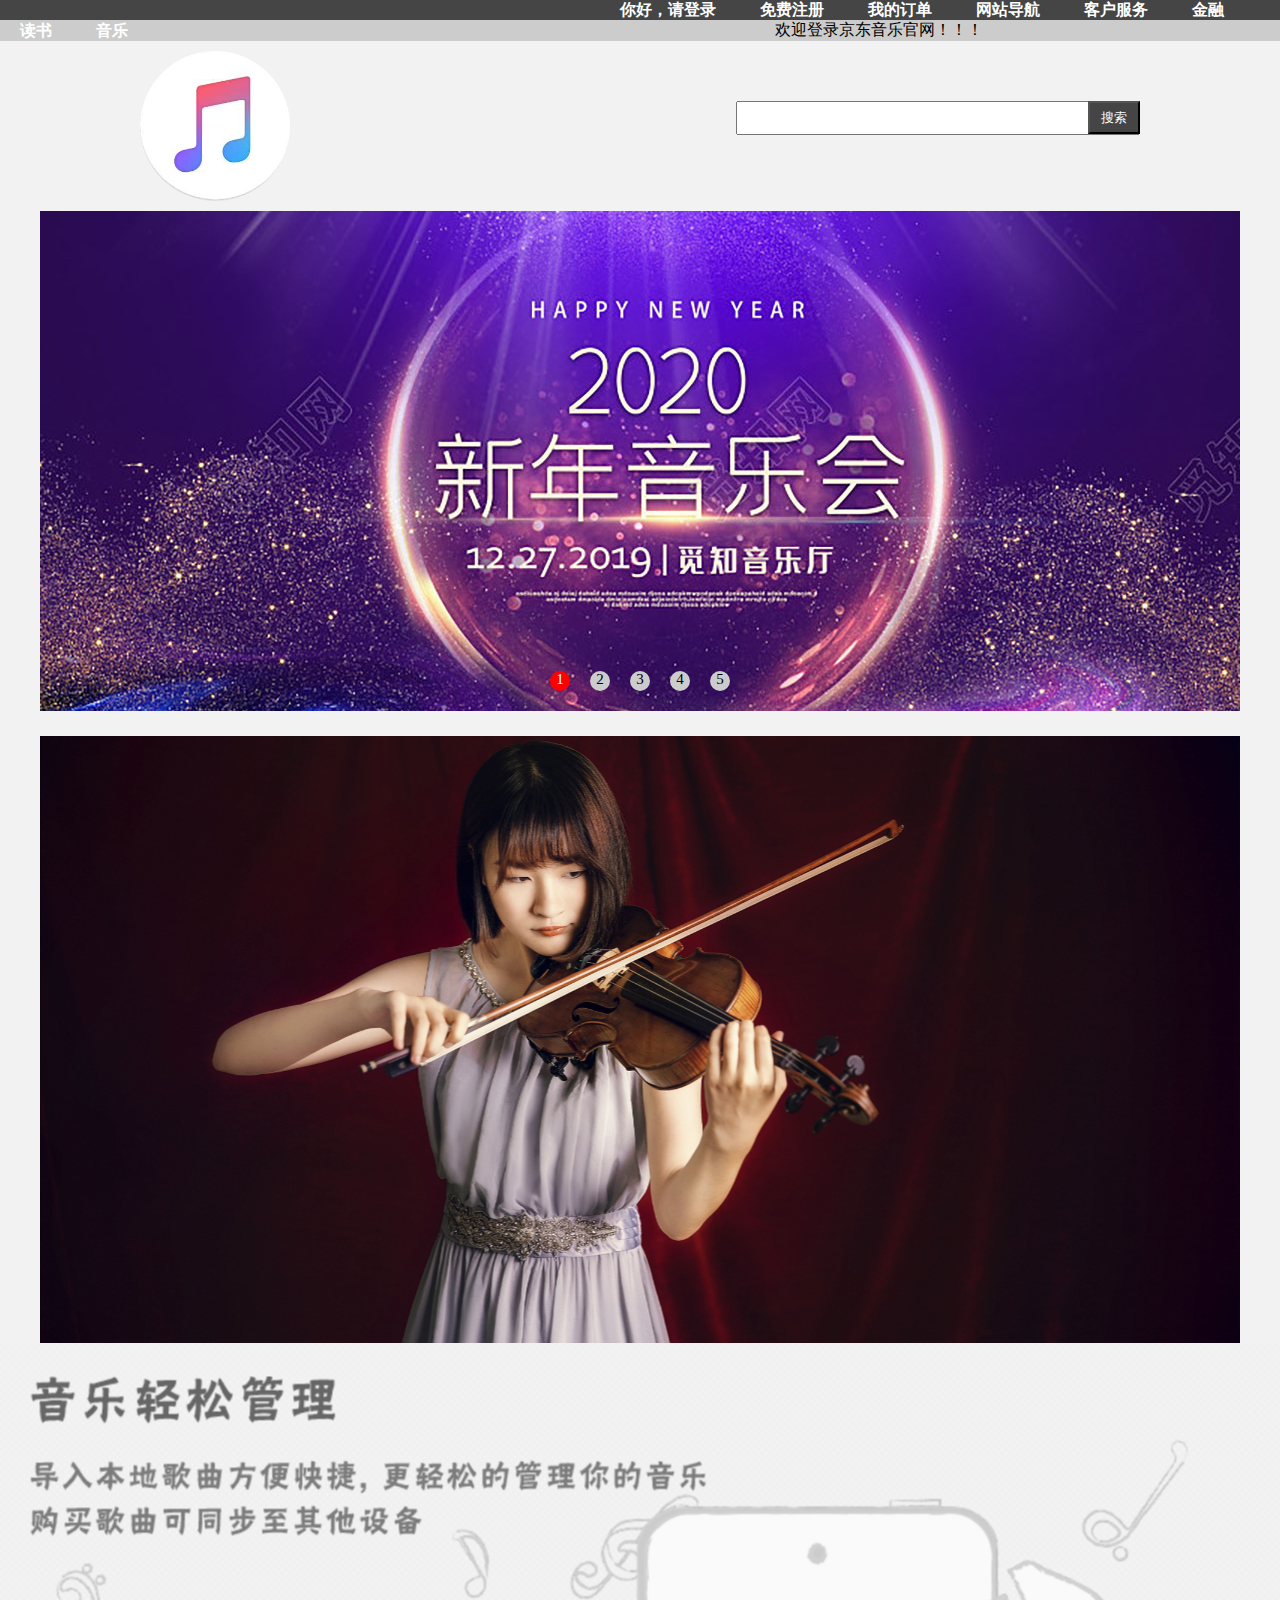
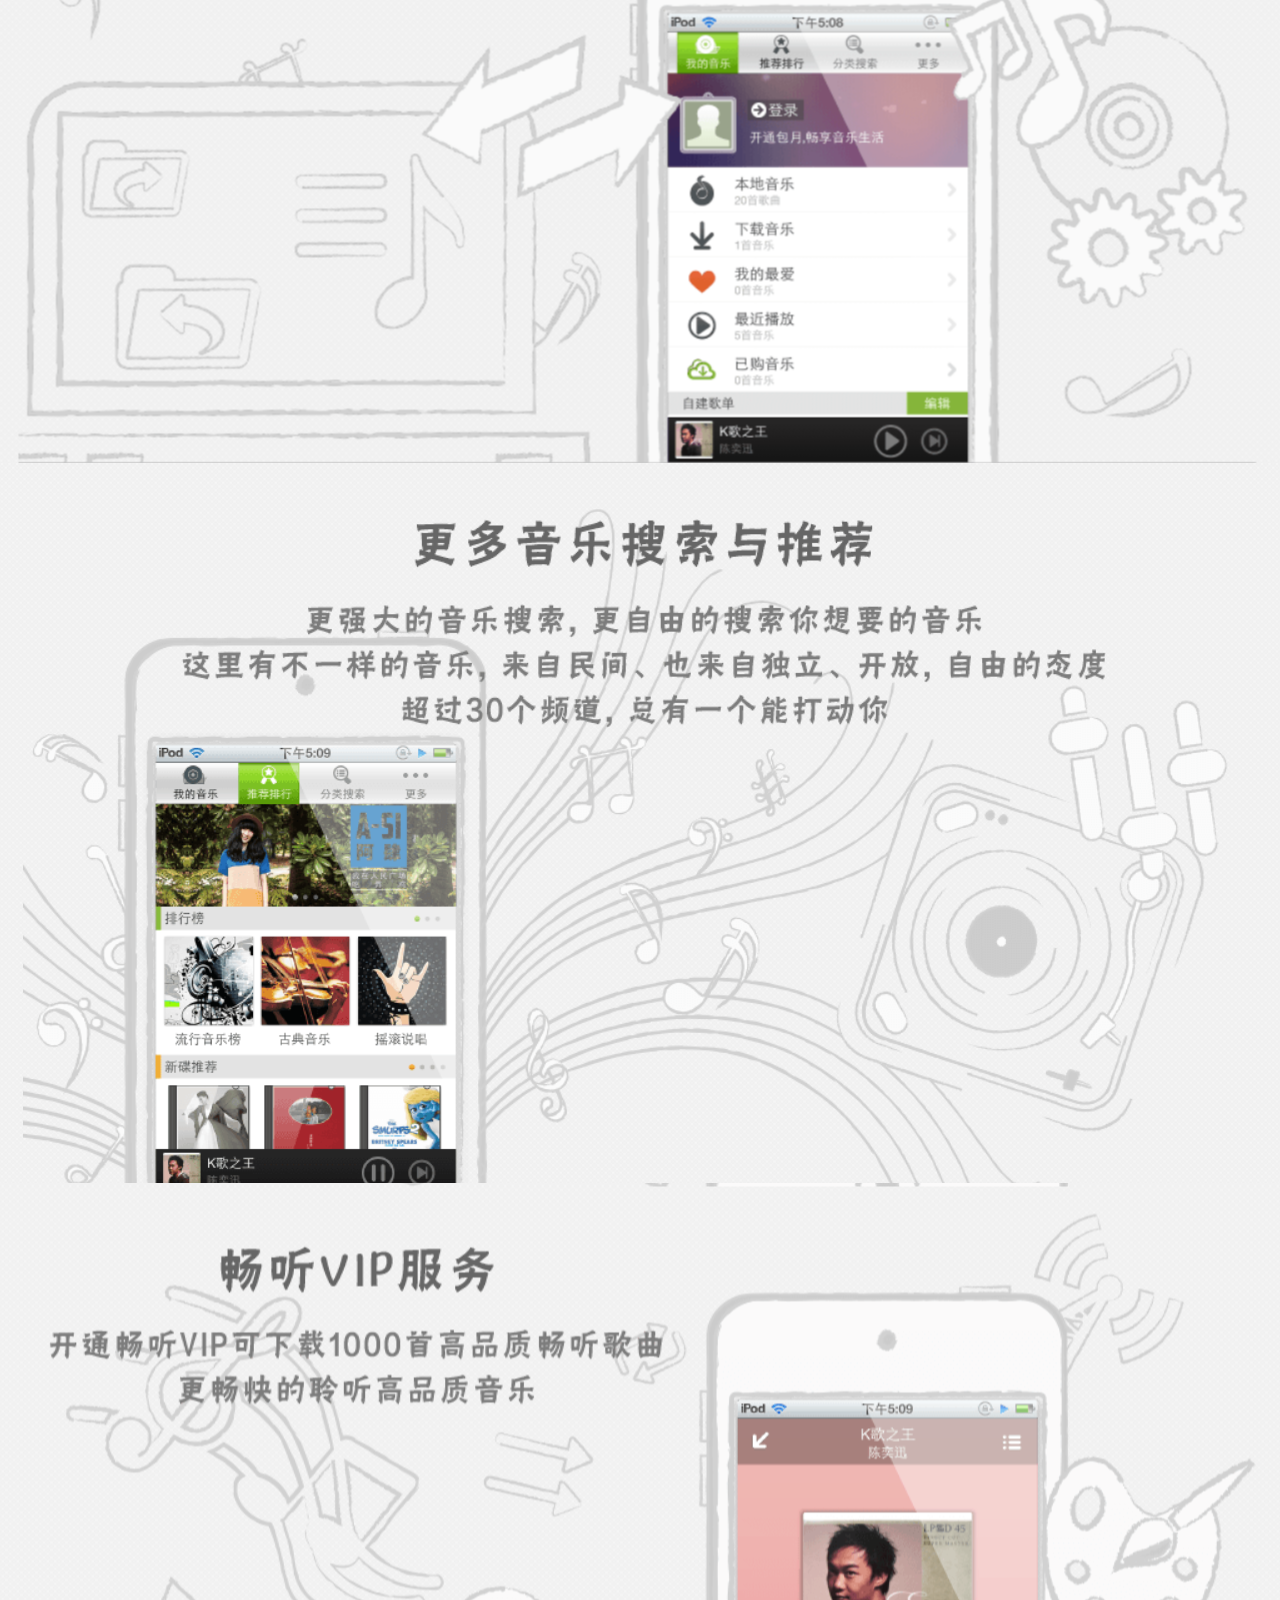
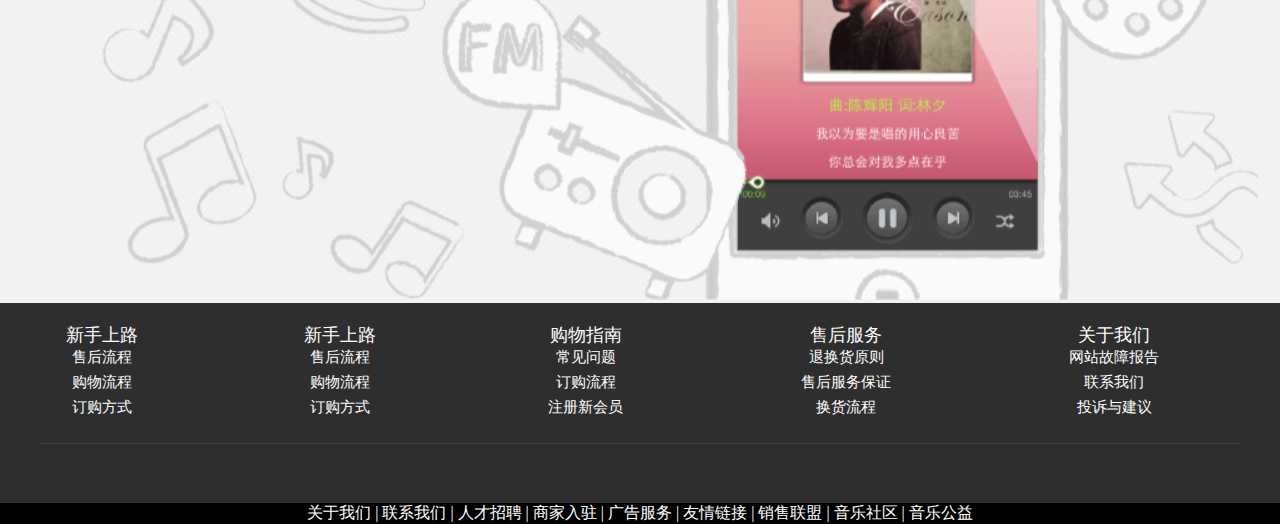
<file: music/index.html>
<!DOCTYPE html>
<html lang="en">
<head>
	<meta charset="UTF-8">
	<title>音乐</title>
	<link rel="stylesheet" type="text/css" href="style.css">
</head>
<body>
	<div id="top">
		<div id="select">
			<span>
				<a href="#">你好，请登录</a>
				<a href="#">免费注册</a>
				<a href="#">我的订单</a>
				<a href="#">网站导航</a>
				<a href="#">客户服务</a>
				<a href="#">金融</a>
				<a href="#">读书</a>
				<a href="#">音乐</a>
			</span>
		</div>
	</div>
	<div id="sl">
		<span id="tip">欢迎登录京东音乐官网！！！</span>
		<div></div>
	</div>
	<div id="to">
		<div id="top2">
			<img src="images/img6.png">
			<input type="text" name="">
			<button>搜索</button>
		</div>
	</div>
	<div id="thing2">
		
	</div>
	<div id="outline">
		<div class="box" id="box">
			<div class="slider" id="slider">
				<div class="slide"><img src="images/img5.png"></div>
				<div class="slide"><img src="images/img1.jpg"></div>
				<div class="slide"><img src="images/img2.png"></div>
				<div class="slide"><img src="images/img3.png"></div>
				<div class="slide"><img src="images/img4.png"></div>
				<div class="slide"><img src="images/img5.png"></div>
				<div class="slide"><img src="images/img1.jpg"></div>
			</div>
			<ul class="nav" id="nav">
				<li class="active">1</li>
				<li>2</li>
				<li>3</li>
				<li>4</li>
				<li>5</li>
			</ul>
		</div>
	</div>
	<div id="thing">
		
	</div>
	<div id="out">
		<div id="banner"></div>
	</div>
	<div id="first">
		
	</div>
	<div id="second">
		
	</div>
	<div id="third">
		
	</div>
	<div class="bottom">
		<div>
			<ul>
				<li>新手上路</li> 
				<li><a href="#">售后流程</a></li>
				<li><a href="#">购物流程</a></li>
				<li><a href="#">订购方式</a></li>
			</ul>
			<ul>
				<li>新手上路</li> 
				<li><a href="#">售后流程</a></li>
				<li><a href="#">购物流程</a></li>
				<li><a href="#">订购方式</a></li>
			</ul>
			<ul>
				<li>购物指南</li> 
				<li><a href="#">常见问题</a></li>
				<li><a href="#">订购流程</a></li>
				<li><a href="#">注册新会员</a></li>
			</ul>
			<ul>
				<li>售后服务</li> 
				<li><a href="#">退换货原则</a></li>
				<li><a href="#">售后服务保证</a></li>
				<li><a href="#">换货流程</a></li>
			</ul>
			<ul>
				<li>关于我们</li> 
				<li><a href="#">网站故障报告</a></li>
				<li><a href="#">联系我们</a></li>
				<li><a href="#">投诉与建议</a></li>
			</ul>
		</div>
	</div>
	<div id="bot">
		<div id="bottom2">
			<span>关于我们 | 联系我们 | 人才招聘 | 商家入驻 | 广告服务 | 友情链接 | 销售联盟 | 音乐社区 | 音乐公益</span>
		</div>
	</div>

	
	<script src="js/animate.js"></script>
	<script type="text/javascript">
		var tip = document.getElementById("tip");
		// tip.style.color = "";
		tip.style.marginLeft = "800px";//不能用CSS来设置，否则没有效果
		//页面加载好后，开始进行滑动
		window.onload = function(){	
			var intervalId = setInterval(function(){
				var marginLeft = tip.style.marginLeft;
				tip.style.marginLeft = (parseInt(marginLeft) - 1) + "px";
				if (parseInt(marginLeft) == 5){
					tip.style.marginLeft = 800 + "px";
				}
			}, 30);
		}
		//轮播图盒子
		var box = document.getElementById("box");
		//按钮集合
		var oNavlist = document.getElementById("nav").children;
		//图片
		var slider = document.getElementById("slider");
		//第几张图片
		var index = 1;
		//翻页计时器
		var timer;
		//用来标记图片是否在滑动
		var isMoving = false;

		//轮播下一张的函数 
		function next(){
			if (!isMoving){
				isMoving = true;
				index++;
				navChange();
				animate(slider, {left: -1200 * index}, function(){
					if (index > 5){
						slider.style.left = "-1200px";
						index = 1;
					}
					isMoving = false;
				})
				
			}
		}

		//上一张
		function prev(){
			if (!isMoving){
				isMoving = true;
				index--;
				navChange();
				animate(slider, {left: -1200 * index}, function(){
					if (index === 0){
						slider.style.left = "-6000px";
						index = 5;
					}
					isMoving = false;
				})

			}
		}
		//翻页定时器
		var timer = setInterval(next, 3000);
		//鼠标划入清除定时器
		box.onmouseover = function(){
			// animate(left, {opacity: 50});
			// animate(right, {opacity: 50});
			clearInterval(timer);
		}
		//鼠标划出开定时器
		box.onmouseout = function(){
			// animate(left, {opacity:0});
			// animate(right, {opacity:0});
			timer = setInterval(next, 3000);
		}

		//绑定按钮点击事件
		for (var i = 0; i < oNavlist.length; i++){
			//添加索引属性
			oNavlist[i].idx = i;
			oNavlist[i].onclick = function(){
				 index = this.idx + 1;
				 animate(slider, {left:-1200 * index});
				 navChange();
			}
		}
		//按钮颜色改变
		function navChange(){
			for (var i = 0; i < oNavlist.length; i++){
				oNavlist[i].className = "";	
			}
			if (index > 5){
				oNavlist[0].className = "active";
			}else if (index === 0){
				oNavlist[4].className = "active";
			}else{
				oNavlist[index - 1].className = "active";
			}
		}
	</script>
</body>
</html>
</file>
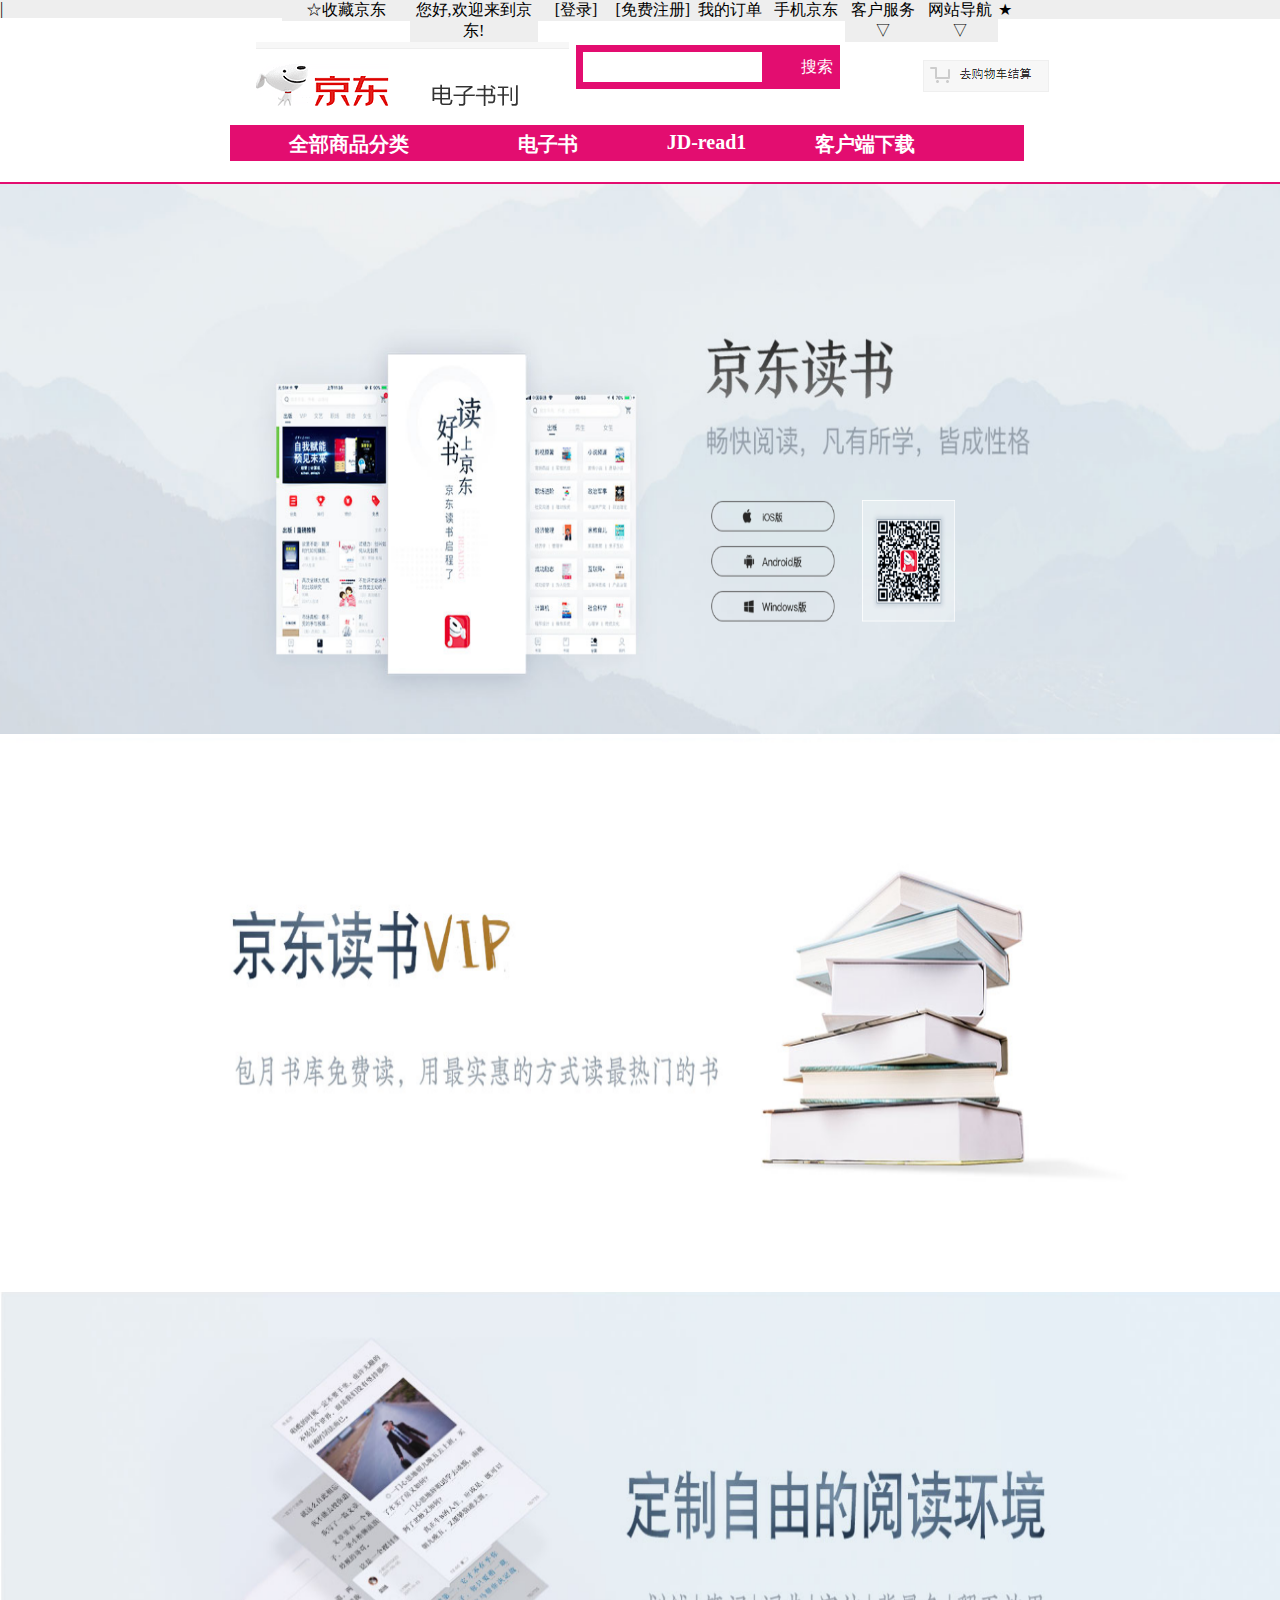
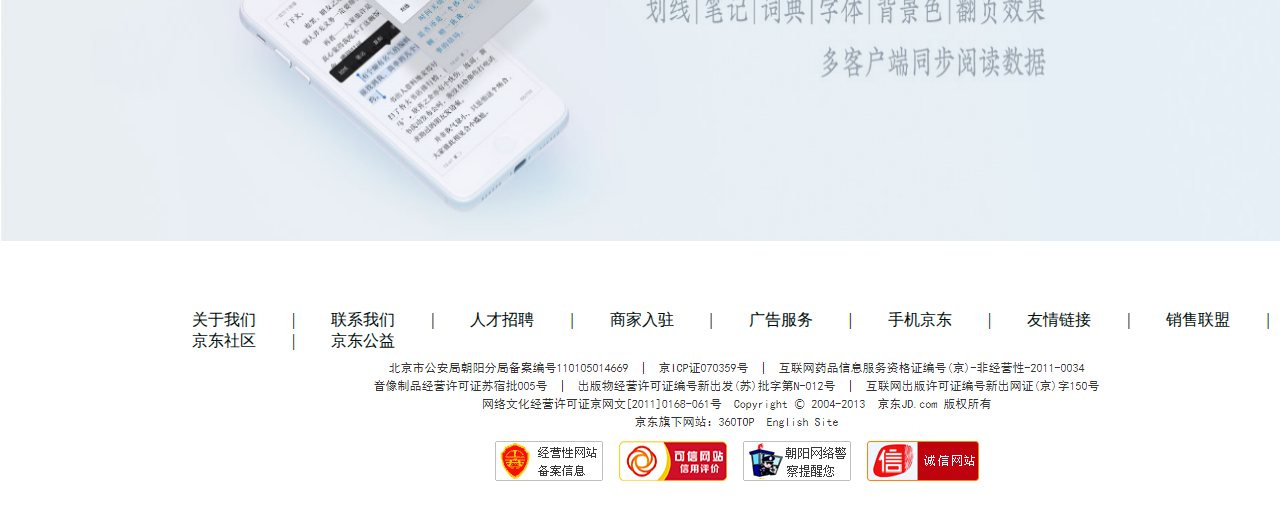
<file: dushu/dushu.html>
<!DOCTYPE html>
<html lang="en">
    <head>
        <meta charset="utf-8">
        <title>Document</title>
        <style type="text/css">
        * {
            padding: 0;
            margin: 0;
            list-style: none;
            border: 0;
        }

        a{
            text-decoration:none;
            color: black;
        }

        .zhengti{
        	width: auto;
        }
        .above{
        	width: 100%;
        	background-color: #eee;
        }

        .above1{
        	width: 10%;
        	float: left;
        	text-align: center;
        	background-color: #eee;
        }
        .above2{
        	width: 6%;
        	float: left;
        	text-align: center;
        	background-color: #eee;
        }

        .above3{
        	width: 22%;
        	float: left;
        	text-align: left;
        	background-color: #eee;
        }

        .top{
            height: 140px;
            width:100%;
            display: inline-block;
            list-style: none;
            padding-left: 20%;
            border-bottom: 2px solid #e30d70;
        }
        .text{
            border: 3px #e30d70 solid;
            height: 30px;
            width: 70%;
        }

        .gouwu{
            position: absolute;
            top: 60px;
            left: 72%;
        }

        .sousuo{
            position: absolute;
            border: 4px solid #e30d70;
            top: 45px;
            left: 45%;
            width: 20%;
            font-size:16px;
            color: black;
            background-color: #e30d70;
        }

        .biaoti{
        	font-weight: 700;
            font-size: 20px;
            padding-top: 6px;
            position: absolute;
            top: 125px;
            background-color: #e30d70;
            height: 30px;
            width:62%;
            margin-left: 18%;
        }

        .biaoti1{
        	width: 30%;
        	float: left;
        	text-align: center;
        }
        .biaoti2{
        	width: 20%;
        	float: left;
        	text-align: center;
        }

        .bottom{
            height:200px ;
            padding-top:5%;
            padding-left: 15%;
        }
        .tu{
            margin-left:15%;
        }
    </style>
    </head>
    <body style="overflow-x:hidden;">
    	<div class="zhengti">
    		<div class="above">
    			<p>
    				<div class="above3">|</div>
	            	<div class="above1"><a href="#">☆收藏京东</a></div>
	            	<div class="above1">您好,欢迎来到京东! </div>
	            	<div class="above2"><a href="#">[登录]</a></div>
	                <div class="above2"><a href="#">[免费注册]</a></div>
	                <div class="above2"><a href="#">我的订单</a></div>
	                <div class="above2"><a href="#">手机京东</a></div>
	                <div class="above2"><a href="#">客户服务▽</a></div>
	                <div class="above2"><a href="#">网站导航▽</a></div>
	                <div class="above3">★</div>
	            </p>
        	</div>
        	<div class="top">
            	<div><a href="#"><img src="logo.png"></a></div>
	        </div>
	        <div class="sousuo">
	            <input type="text" name="search" class="text">
	            <a href="#"><font color="white">　　搜索</font></a>
	        </div>
	        <div class="gouwu">
	            <a href="#"><img src="gouwuche.png"></a>
	        </div>
	        <div class="biaoti">
	        	<div class="biaoti1">
	        		<font color="white">全部商品分类　</font>
	        	</div>
	        		<div class="biaoti2">
	        			<a href="#"><font color="white">电子书</font></a>
	        		</div>
	        		<div class="biaoti2">
	        			<a href="#"><font color="white">JD-read1</font></a>
	        		</div>
	        		<div class="biaoti2">
	        			<a href="#"><font color="white">客户端下载</font></a>
	        		</div>
	        </div>
	        <div>
	        	<img src="image/3.png" width="100%" height="550">
	        	<img src="image/2.png" width="100%" height="550">
	        	<img src="image/1.png" width="100%" height="550">
	        </div>
	        <div class="bottom">
	            <p>
	                <a href="#"><font color="#red">关于我们</font></a>
	                　　|　　
	                <a href="#"><font color="#red">联系我们</font></a>
	                　　|　　
	                <a href="#"><font color="#red">人才招聘</font></a>
	                　　|　　
	                <a href="#"><font color="#red">商家入驻</font></a>
	                　　|　　
	                <a href="#"><font color="#red">广告服务</font></a>
	                　　|　　
	                <a href="#"><font color="#red">手机京东</font></a>
	                　　|　　
	                <a href="#"><font color="#red">友情链接</font></a>
	                　　|　　
	                <a href="#"><font color="#red">销售联盟</font></a>
	                　　|　　
	                <a href="#"><font color="#red">京东社区</font></a>
	                　　|　　
	                <a href="#"><font color="#red">京东公益</font></a>
	            </p>
            	<div class="tu">
                	<img src="bottom.png">
            	</div>
        	</div>
    	</div>
	</body>
	<script type="text/javascript">
  	  	
 	</script>
</html>
</file>
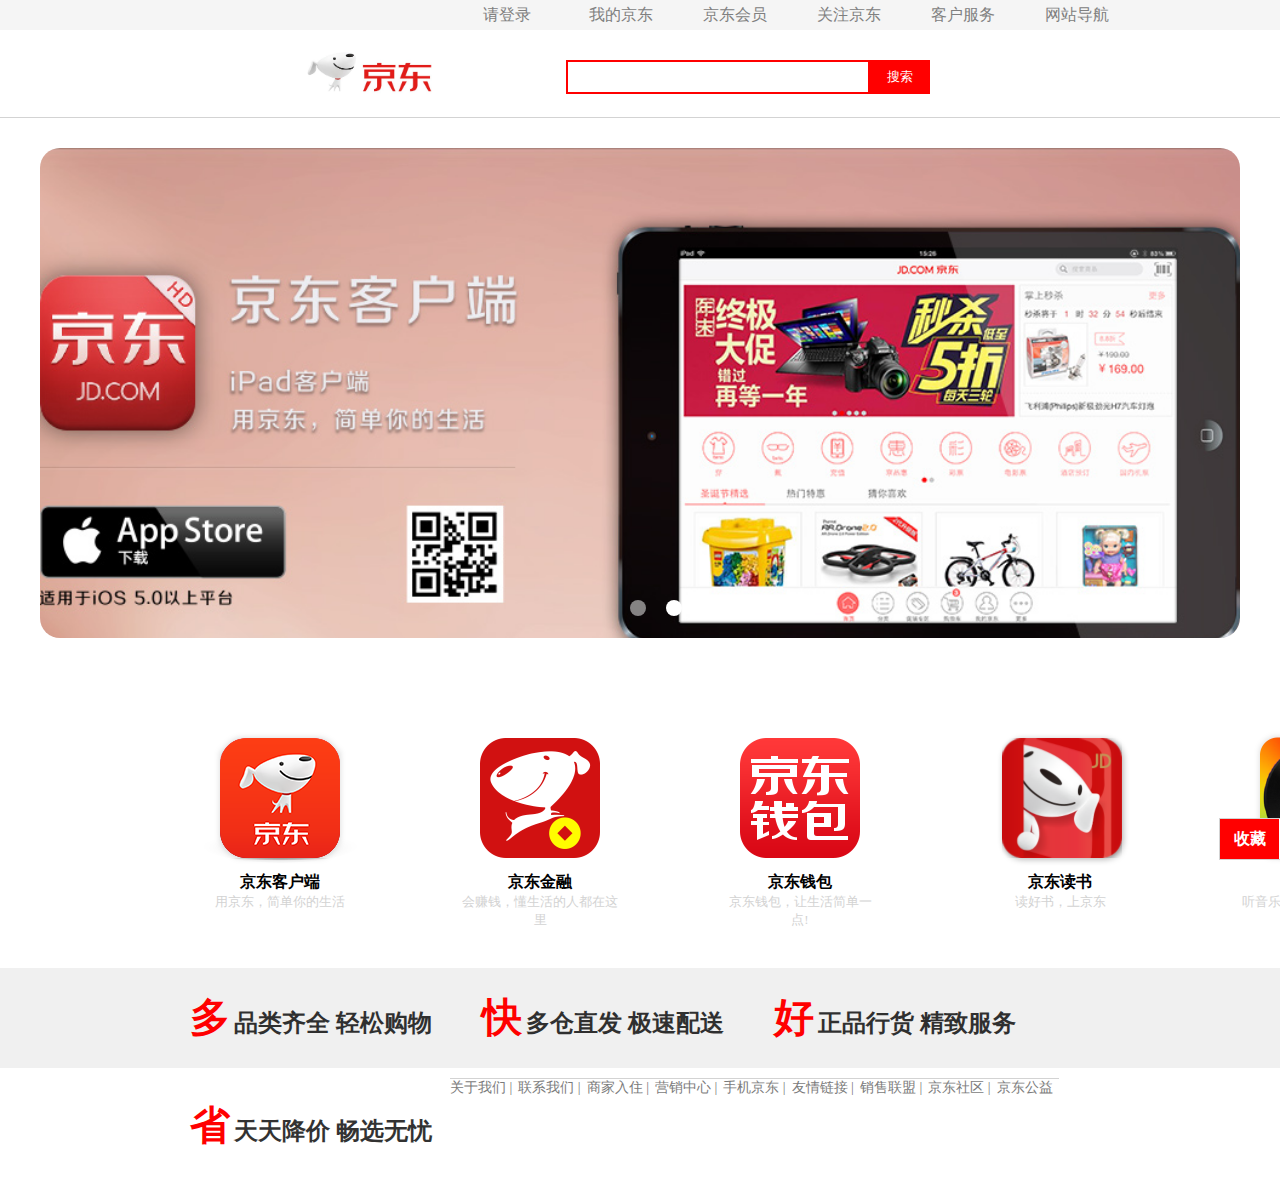
<file: jindongzhuye/jindongzhuye.html>
<!DOCTYPE html>
<html>
<head>
	<title></title>
	<meta charset="utf-8">
	<link rel="stylesheet" type="text/css" href="import.css">
	<script src="come.js"></script>
	<link rel="stylesheet" type="text/css" href="css.css">
	<script  type="text/javascript" src="js.js"></script>
</head>
<body>
		
		<div class="topSelect">
			<ul>
				<li>请登录</li>
				<li>我的京东</li>
				<li>京东会员</li>
				<li id="findG">关注京东</li>
				<li id="findS">客户服务</li>
				<li id="findW">网站导航</li>
			</ul>
		</div>
		<div class="guanZhu" id="downPicture">
			<img src="京东轮播图图片/guanzhu.jpg" >
		</div>
		<div class="service" id="service">
			<p style="text-align: left;font-weight: bold;font-size: 14px;color: gray;">客户</p>
			<ul>
				<li>帮助中心</li>
				<li>售后服务</li>
				<li>在线客户</li>
				<li>意见建议</li>
				<li>电话客服</li>
				<li>客服邮箱</li>
			</ul>
		</div>
		<div class="daoHang" id="daoHang">
			<p style="text-align: left;font-weight: bold;font-size: 14px;color: gray;">特色主题</p>
			<ul>
				<li>新品首发</li>
				<li>京东金融</li>
				<li>全球售</li>
				<li>京东会员</li>
				<li>京东预售</li>
				<li>买什么</li>
				<li>俄语站</li>
				<li>装机大师</li>
				<li>0元评测</li>
				<li>拍拍二手</li>
				<li>陪伴计划</li>
			</ul>
		</div>

		<!-- 搜索框 -->
		<div class="shousuo">
			<img src="京东轮播图图片/京东图标.jpg" style="height: 85px;width: 140px;margin-left: 300px;float: left;">
			<div class="shousuokuang">
				<input type="text" style="height: 30px;width:300px;display: inline-block;float: left;border: 2px solid red">
				<input type="button" value="搜索" style="height: 34px;width: 60px;display: inline-block;float: left;background-color: red;color: white;border: none;">
			</div>
		</div>

		<!-- 轮播图 -->
		<div class="box" id="box">
			<div class="slider" id="slider">
				<div class="slide"><img src="京东轮播图图片/3.jpg"></div>
				<div class="slide"><img src="京东轮播图图片/1.jpg"></div>
				<div class="slide"><img src="京东轮播图图片/2.jpg"></div>
				<div class="slide"><img src="京东轮播图图片/3.jpg"></div>
				<div class="slide"><img src="京东轮播图图片/1.jpg"></div>
			</div>
			<ul class="nav" id="nav">
				<li class="active"></li>
				<li></li>
				<li></li>
			</ul>
			<span id="left"><</span>
			<span id="right">></span>	
		</div>
		<!-- 跳转到其他 -->
		<div class="xiaduan">
			<div id="kehuduan">
				<img src="京东轮播图图片/kehud.png" >
				<p class="a" >京东客户端</p>
				<p class="b">用京东，简单你的生活</p>
			</div>
			<div id="jingrong" style="left: 460px;">
				<img src="京东轮播图图片/jingrong.png">
				<p class="a">京东金融</p>
				<p class="b">会赚钱，懂生活的人都在这里</p>
			</div>
			<div id="qianbao" style="left: 720px">
				<img src="京东轮播图图片/钱包.png">
				<p class="a">京东钱包</p>
				<p class="b">京东钱包，让生活简单一点!</p>
			</div>
			<div id="dushu" style="left: 980px">
				<img src="京东轮播图图片/读书.png" >
				<p class="a">京东读书</p>
				<p class="b">读好书，上京东</p>
			</div>
			<div id="yinyue" style="left: 1240px">
				<img src="京东轮播图图片/音乐.png" >
				<p class="a">京东音乐</p>
				<p class="b">听音乐来京东，畅享音乐好生活</p>
			</div>	
		</div>
		<!-- 标语 -->
		<div class="biaoyu">
			<ul>
				<li><span class="a">多</span> <span class="b">品类齐全 轻松购物</span></li>
				<li><span class="a">快</span> <span class="b">多仓直发 极速配送</span></li>
				<li><span class="a">好</span> <span class="b">正品行货 精致服务</span></li>
				<li><span class="a">省</span> <span class="b">天天降价 畅选无忧</span></li>
			</ul>
		</div>
		<!-- 结束 -->
		<div class="moduan">
			<ul>
				<li>关于我们   |</li>
				<li>联系我们   |</li>
				<li>商家入住   |</li>
				<li>营销中心   |</li>
				<li>手机京东   |</li>
				<li>友情链接   |</li>
				<li>销售联盟   |</li>
				<li>京东社区   |</li>
				<li>京东公益</li>
			</ul>
		</div>
		<!-- 小彩蛋 -->
		<div class="xiaocaidan" id="xiaocaidan">
			<button class="but" id="but">收藏</button>
			<p class="yin">收藏送好礼</p>
		</div>
</body>
<script type="text/javascript">
	var findG = document.getElementById("findG");
	var findS = document.getElementById("findS");
	var findW = document.getElementById("findW");
	var daoHang = document.getElementById("daoHang");
	var downPicture = document.getElementById("downPicture");
	var service = document.getElementById("service");
	var but = document.getElementById("but");
	var xiaocaidan = document.getElementById("xiaocaidan");
	var kehuduan = document.getElementById("kehuduan").children;
	var jingrong = document.getElementById("jingrong").children;
	var dushu = document.getElementById("dushu").children;
	var yinyue = document.getElementById("yinyue").children;
	var qianbao = document.getElementById("qianbao").children;
	for(var i=0;i<2;i++)
	{
		kehuduan[i].onclick = function(){
			window.location.href = "../kuhuduan/HTMLPage1.html"
		}
		jingrong[i].onclick = function(){
			window.location.href = "../京东金融/jingdongjinrong.html";
		}
		yinyue[i].onclick = function(){
			window.location.href = "../music/index.html";
		}
		dushu[i].onclick = function(){
			window.location.href = "../dushu/dushu.html";
		}
	}
	fangda(kehuduan);
	fangda(jingrong);
	fangda(dushu);
	fangda(yinyue);
	fangda(qianbao);
	caidan(xiaocaidan,xiaocaidan);
	onCome(findG,downPicture);
	onCome(findS,service);
	onCome(findW,daoHang);
	var box = document.getElementById("box");
	var slider = document.getElementById("slider");
	var left = document.getElementById("left");
	var right = document.getElementById("right");
	var navList = document.getElementById("nav").children;
	var isMoving = false;
	var flag=1;
	function next(){
		if(isMoving){
			return;
		}
		isMoving = true;
		flag++;
		navChange();
		animate(slider,{left:-1200 * flag},function(){
			if(flag==4)
			{
				slider.style.left = "-1200px";
				flag=1;
			}
			isMoving = false;
		});
	}

	function last(){	
		if(isMoving){
			return;
		}
		isMoving = true;
		flag--;
		navChange();
		animate(slider,{left:-1200 * flag},function(){
			if(flag==0)
			{
				slider.style.left = "-6000px";
				flag=4;
			}
			isMoving = false;
		});
	}
		
	var timer = setInterval(next,3000);
	box.onmouseover = function(){
		left.style.opacity=1;
		right.style.opacity=1;
		clearInterval(timer);
	}
	box.onmouseout = function(){
		left.style.opacity=0;
		right.style.opacity=0;
		timer = setInterval(next, 3000);
	}
	right.onclick = next;
	left.onclick = last;
	for(var i=0;i<navList.length;i++)
	{
		navList[i].val = i;
		navList[i].onclick = function(){
			flag = this.val + 1;
			navChange();
			animate(slider,{left:-1200 * flag});
		}
	}

	function navChange(){
		for(var i=0;i<navList.length;i++)
		{
			navList[i].className = "";
		}
		if(flag === 4)
		{
			navList[0].className = "active";
		}
		else if(flag==0)
		{
			navList[2].className = "active";
		}
		else 
		{
			navList[flag-1].className = "active";
		}
	}

</script>
</html>
</file>
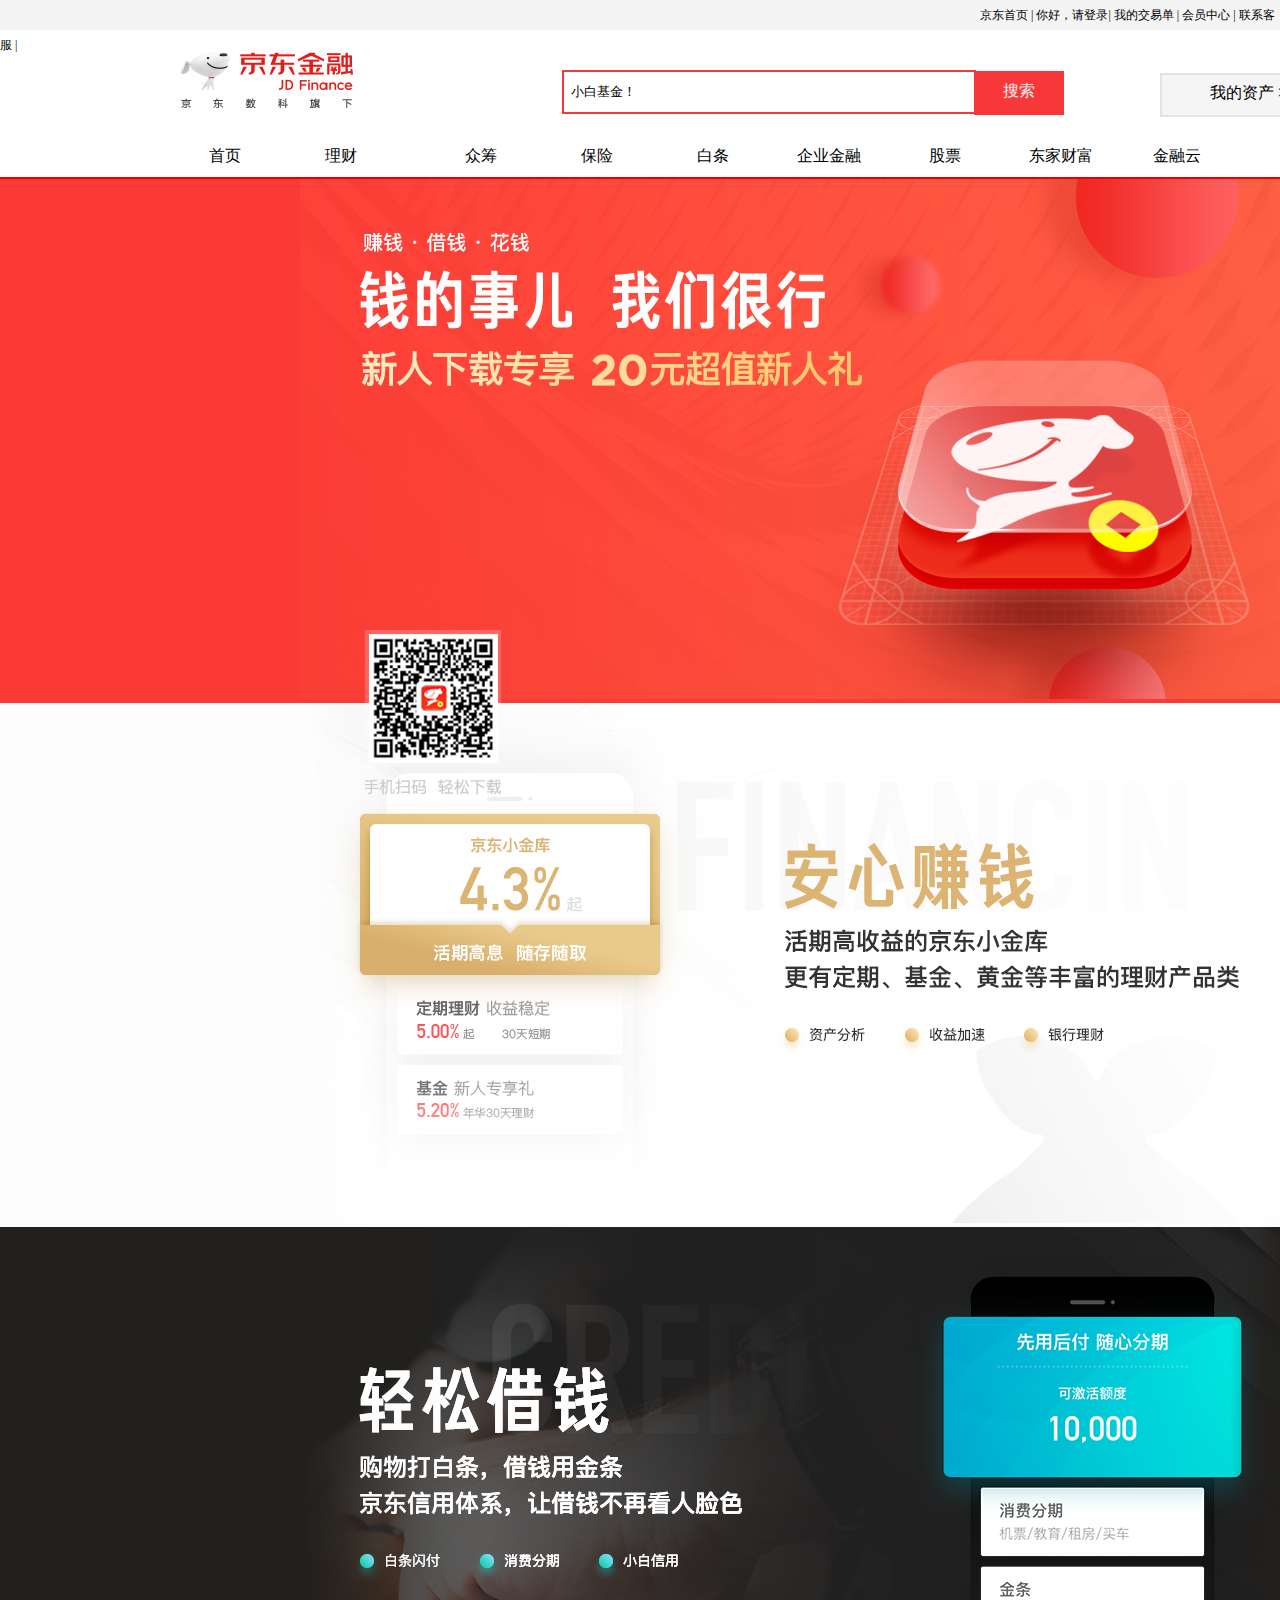
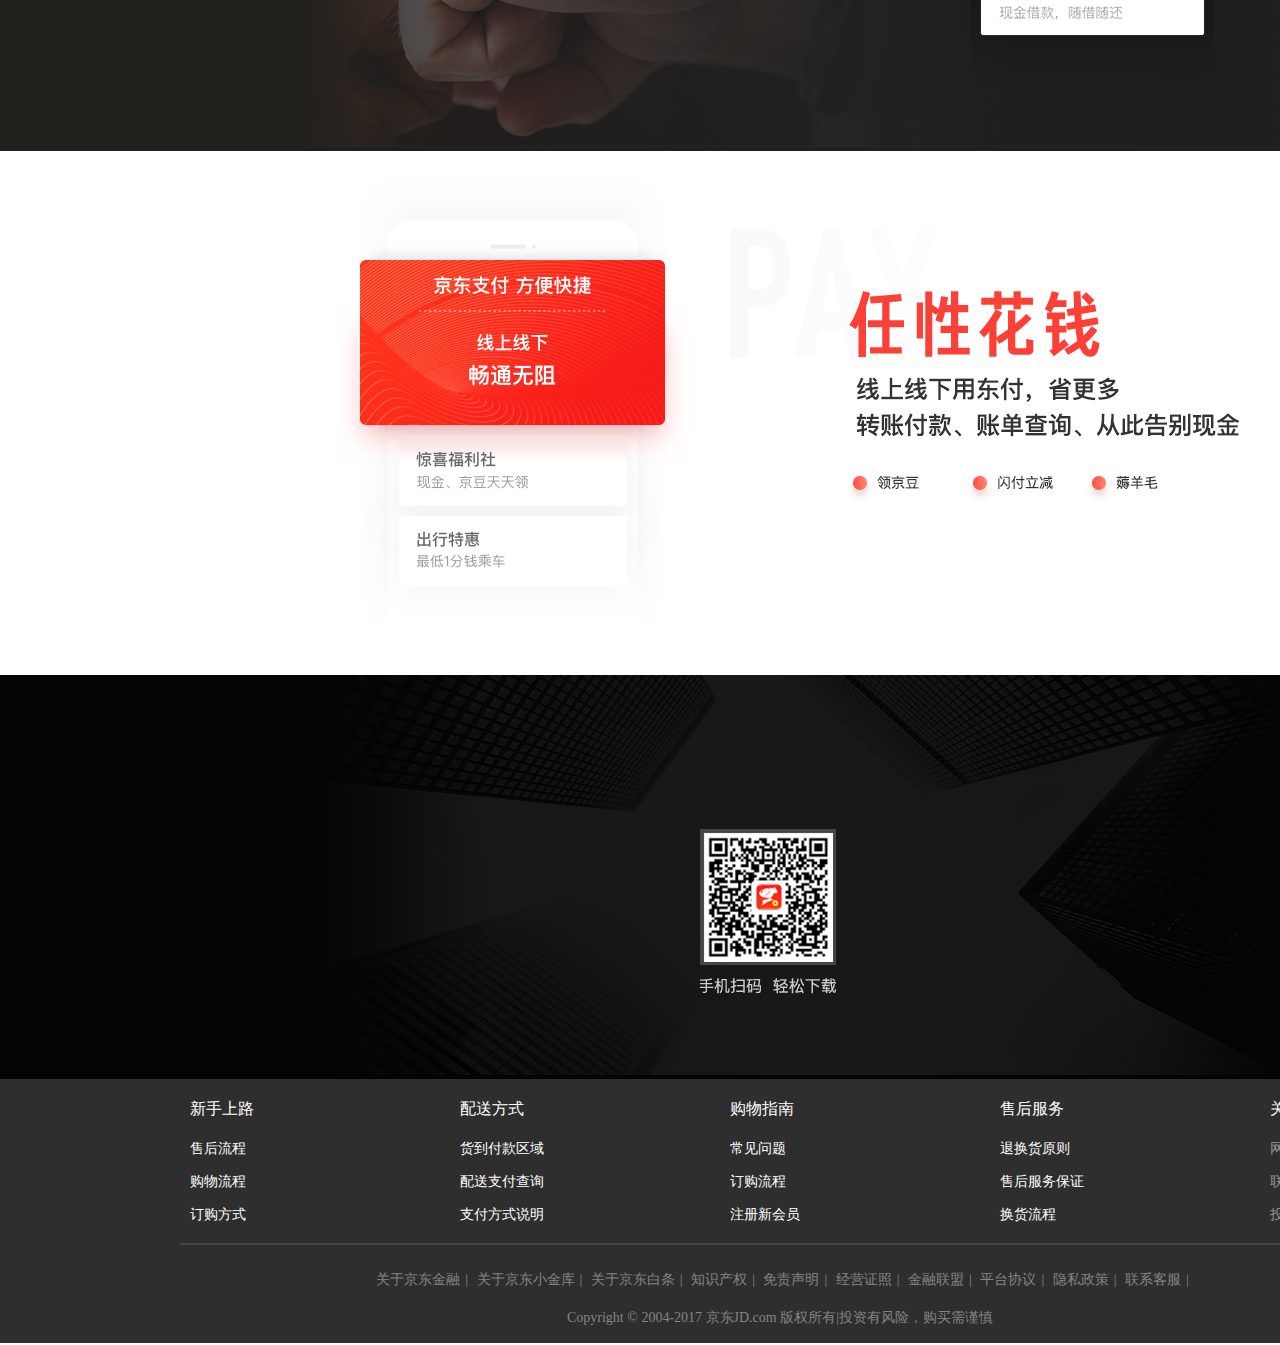
<file: jinrong/jingdongjinrong.html>
<!DOCTYPE html>
<html lang="en">
    <head>
        <meta charset="utf-8">
        
    </head>
    <style>
    *{
    padding:0px;
    margin:0px;
    font-family:微软雅黑;
    /* border:1px solid black; */
}
a{
    text-decoration:none;
    color:black;
}
li{
    list-style:none;
}
.box{
    margin:0 auto;
}
.box1{
    height:30px;
    background-position:332px 6px;
    background-color:#f4f4f4;
    text-indent:180px;
    font-size:12px;
    line-height:30px;
}
.box1 p {
    display:inline;
    margin-right:12px;
}
.box2
{
    height:104px;
}
.box1pic
{
    margin-left:181px;
    margin-top:22px;
    position:absolute;
}
.box2sousuo
{
    height:40px;
    width:410px;
    border:2px solid #f83838;
    margin-left:562px;
    margin-top:40px;

}
.box2anniu
{   
    margin-left:-6px;
    height:44px;
    width:90px;
    background-color:#f83838;
    font-size:16px;
    color:#fff5f5;
    border-bottom:2px solid #f83838;
    border-top:1px #f83838;
    border-left:2px #f83838;
    border-right:2px #f83838;
}
.box2xiaoche
{
    width:150px;
    height:40px;
    border:2px solid #e3e3e3;
    margin-top:-42px;
    margin-left:1160px;
    background-color:#f5f5f5;
}
.box2xiaoche ul{
    margin-left:48px;
    margin-top:8px;
}
.box2box{
    height:60px;    
    font-size:16px;
    border-bottom:3px solid #e00304;
}
.box2box ul li{
    float:left;
    width:90px;
    height:34px;
    margin-right:26px;
    margin-top:22px;
    text-align:center;
    line-height:34px;
}
.box2box ul li a{
    display:block;
    width:90px;
    height:34px;
}
.box2box ul li a:hover{
    background-color:#fd0304;
    color:#ffffff;
    border-radius:5px 5px 5px 5px;
}
.box3
{
    margin-top: 45px;
    width: 100 auto;
    height:2500px;
}
.box31
{
    background-color: #fb3935;
}
.box32
{
    background-color: #fcfdfc;
}

.box33
{
    background-color: #22201d;
}

.box34
{
    background-color: #ffffff;
}

.box35
{
    background-color: #040405;
}
.xiamian1{
    height:264px;
    background-color:#2e2e2e;
}
.xiamian2{
    width:1200px;
    height:164px;
    margin-left:180px;
    padding-left: 10px;
    
}
.xiamian2 ul li{
    float:left;
    width:86px;
    margin-right:184px;
}
.xiamian2 ul li a{
    color:white;
}
.xiamian2 ul .a{
    font-size:16px;
    font-weight:lighter;
    margin-top:20px;
    margin-bottom:20px;
}
.xiamian2 ul .b{
    font-size:14px;
    margin-bottom:15px;
    font-weight:lighter;

}
.xiamian1 .xiamian2 ul .e {
    margin-right:0px;
}
.xiamian1 .xiamian2 ul .e a{
    color:#969696;
}
.xiamian1 .xiamian2 ul .f a{
    color:white;
}
.zuihou{
    height:100px;
    width:1200px;
    border-top:2px solid #454545;
    font-size:14px;
    margin-left:180px;
    color:#848484;
    text-align:center;
}
.zuihou a{
    font-size:14px;
    color:#848484;
    margin-left:5px;
    margin-right:5px;
    margin-bottom:30px;
}
.zuihou1{
    margin-top: 26px;
    margin-bottom:20px;
}
    
    </style>
    <body>

    	<div class="box">
    		<div class="box1">
    			<p style="margin-right: 800px"></p>                
                <a href="https://www.jd.com/">京东首页    |</a>
                <a href="https://passport.jd.com/new/login.aspx?ReturnUrl=https%3A%2F%2Fm.jr.jd.com%2Fintegrate%2Fdownload%2Fhtml%2Fpc.html">你好，请登录|</a>
                <a href="https://reg.jd.com/reg/person?ReturnUrl=https%3A//m.jr.jd.com/integrate/download/html/pc.html">我的交易单    |</a>
                <a href="https://vip.jr.jd.com/?from=jrshouyedb">会员中心    |</a>    			
                <a href="https://jrhelp.jd.com/show/showCustomService">联系客服 |</a>
    		</div>
    		<div class="box2">
    			<img src="jingdong.png" class="box1pic">
    					<input type="text" name="guanjian" value="  小白基金！" class="box2sousuo">
    					<input type="button" name="submit" value="搜索" id="sub"  class="box2anniu">
    					<div class="box2xiaoche">
    						<ul>
    							<li>我的资产  ></li>
    						</ul>
    					</div>

    		<div class="box2box">
    			<ul>
    				<li style="margin-left: 180px"><a href="#">首页</a></li>
    				<li style="margin-right: 50px"><a href="#">理财</a></li>
    				<li><a href="#">众筹</a></li>
    				<li><a href="#">保险</a></li>
                    <li><a href="#">白条</a></li>
                    <li><a href="#">企业金融</a></li>
                    <li><a href="#">股票</a></li>
                    <li><a href="#">东家财富</a></li>
                    <li><a href="#">金融云</a></li>
    				</ul>
    		</div>
        </div>
    </div>        
        <div class="box3">
            <div class="box31">
                <img src="1.jpg" style="margin-left:300px";>
                <div style="position:absolute;bottom:100px ;left:365px;z-index: 2; ">
                    <img src="5.png">
                </div>
            </div>
            <div class="box32">
                <img src="2.jpg" style="margin-left:300px">
            </div>
            <div class="box33">
                <img src="3.jpg" style="margin-left:300px">
            </div>
            <div class="box34">
                <img src="6.jpg" style="margin-left:300px">
            </div>
            <div class="box35">
                <img src="4.jpg" style="margin-left:300px">
                <div style="position:absolute;margin-top:-250px ;left:700px;z-index: 2; ">
                    <img src="5.png">
                </div>
            </div>
        </div>

            
            <div>
    		<div class="xiamian1" >
                <div class="xiamian2">
                    <ul>
                        <li class="a"><a herf="#">新手上路</a></li>
                        <li class="a"><a herf="#">配送方式</a></li>
                        <li class="a"><a herf="#">购物指南</a></li>
                        <li class="a"><a herf="#">售后服务</a></li>
                        <li class="a e f"><a herf="#">关于我们</a></li>
                        <li class="b"><a herf="#">售后流程</a></li>
                        <li class="b"><a herf="#">货到付款区域</a></li>
                        <li class="b"><a herf="#">常见问题</a></li>
                        <li class="b"><a herf="#">退换货原则</a></li>
                        <li class="b e"><a herf="#">网站故障报告</a></li>
                        <li class="b"><a herf="#">购物流程</a></li>
                        <li class="b"><a herf="#">配送支付查询</a></li>
                        <li class="b"><a herf="#">订购流程</a></li>
                        <li class="b"><a herf="#">售后服务保证</a></li>
                        <li class="b e"><a herf="#">联系我们</a></li>
                        <li class="b"><a herf="#">订购方式</a></li>
                        <li class="b"><a herf="#">支付方式说明</a></li>
                        <li class="b"><a herf="#">注册新会员</a></li>
                        <li class="b"><a herf="#">换货流程</a></li>
                        <li class="b e"><a herf="#">投诉与建议</a></li>
                    </ul>
                </div>
                <div class="zuihou">
                    <div class="zuihou1">
                        <a href="https://jrhelp.jd.com/show/getProblemInfo?id=688">关于京东金融</a>|
                        <a href="https://jrhelp.jd.com/show/getProblemInfo?id=1670">关于京东小金库</a>|
                        <a href="https://jrhelp.jd.com/show/getProblemInfo?id=244">关于京东白条</a>|
                        <a href="https://jrhelp.jd.com/show/getProblemInfo-3061">知识产权</a>|
                        <a href="https://jrhelp.jd.com/show/getProblemInfo-1677">免责声明</a>|
                        <a href="https://www.jd.com/error2.aspx">经营证照</a>|
                        <a href="https://union.jr.jd.com/">金融联盟</a>|
                        <a href="https://jrhelp.jd.com/show/getProblemInfo-2749">平台协议</a>|
                        <a href="https://jrhelp.jd.com/show/getProblemInfo-2748">隐私政策</a>|
                        <a href="https://jrhelp.jd.com/show/showCustomService">联系客服</a>|
                     </div>       
                    <p>Copyright © 2004-2017 京东JD.com 版权所有|投资有风险，购买需谨慎 </p>
            </div>
            </div>
    </div>
    <script>
    var bth =document.getElementById("sub");
    bth.onclick = function(){
      window.open("https://www.baidu.com/");
    }
    </script>


    </body>
</html>
</file>
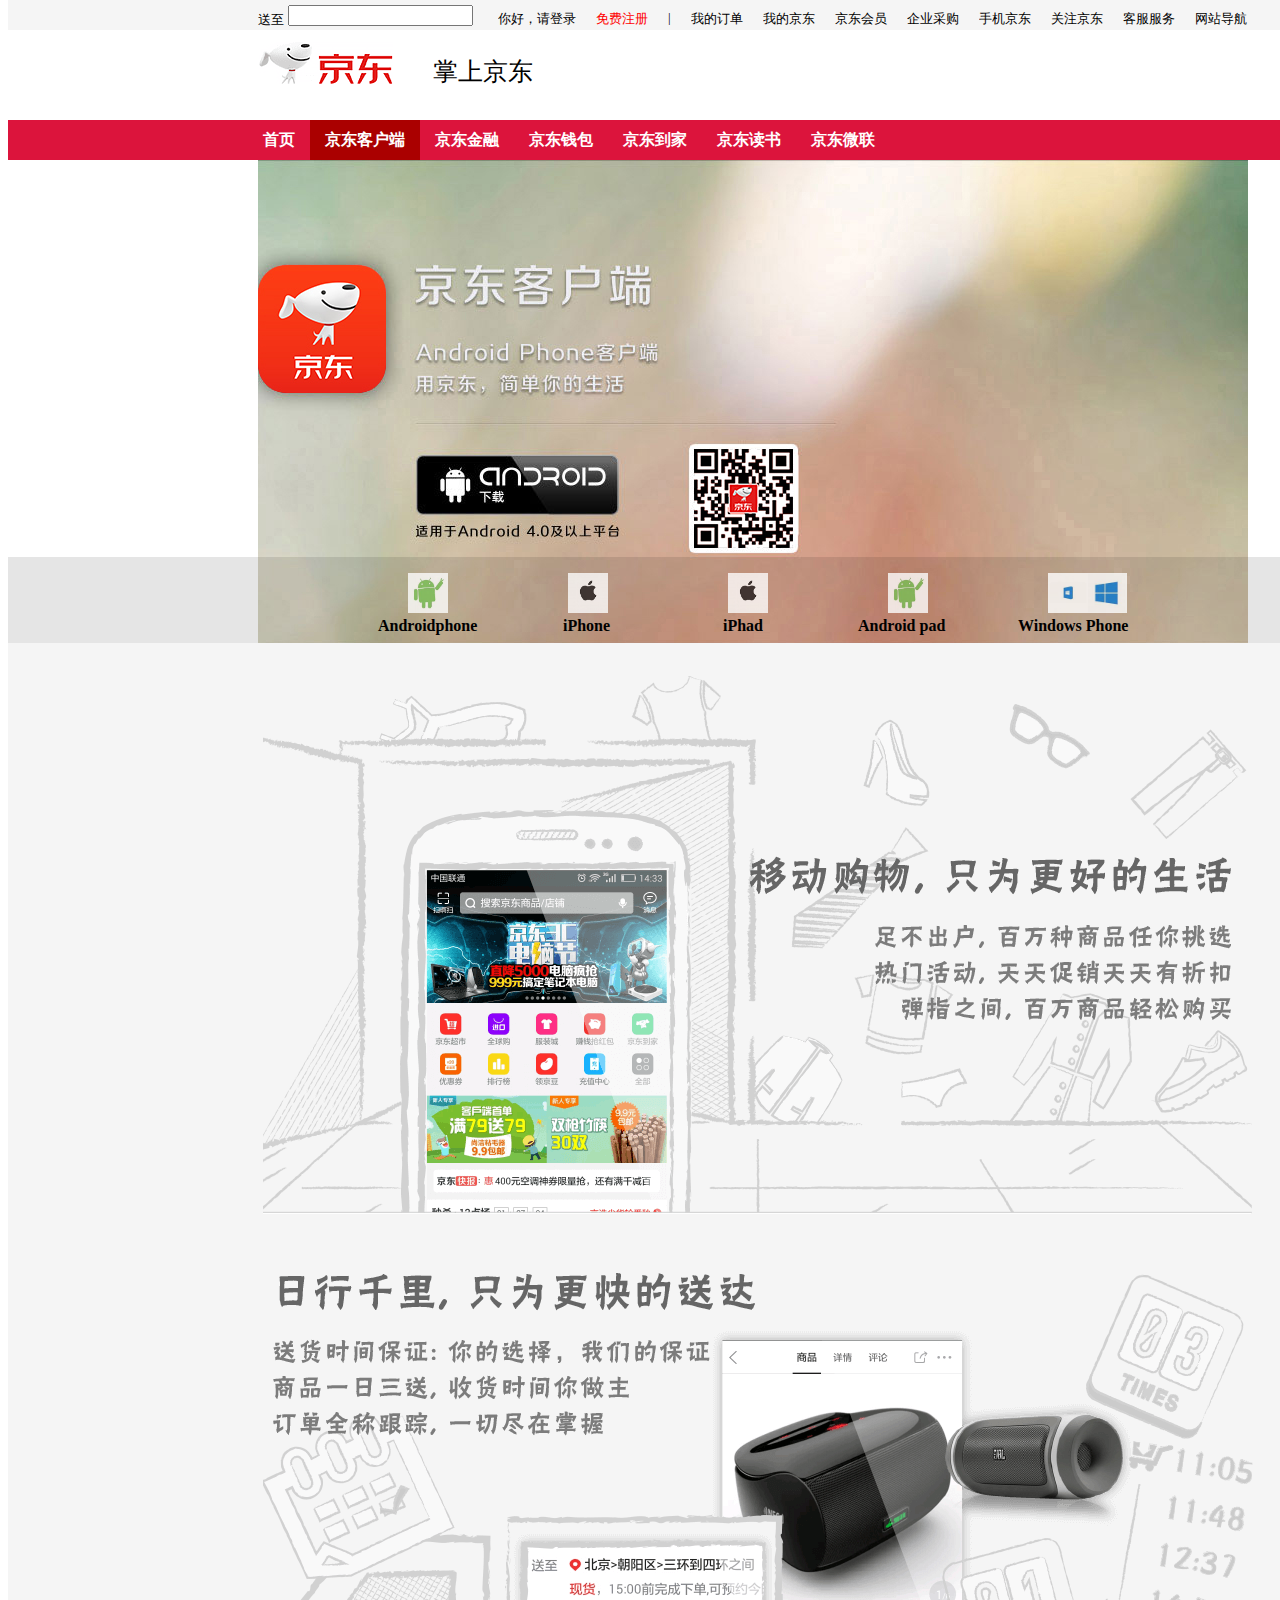
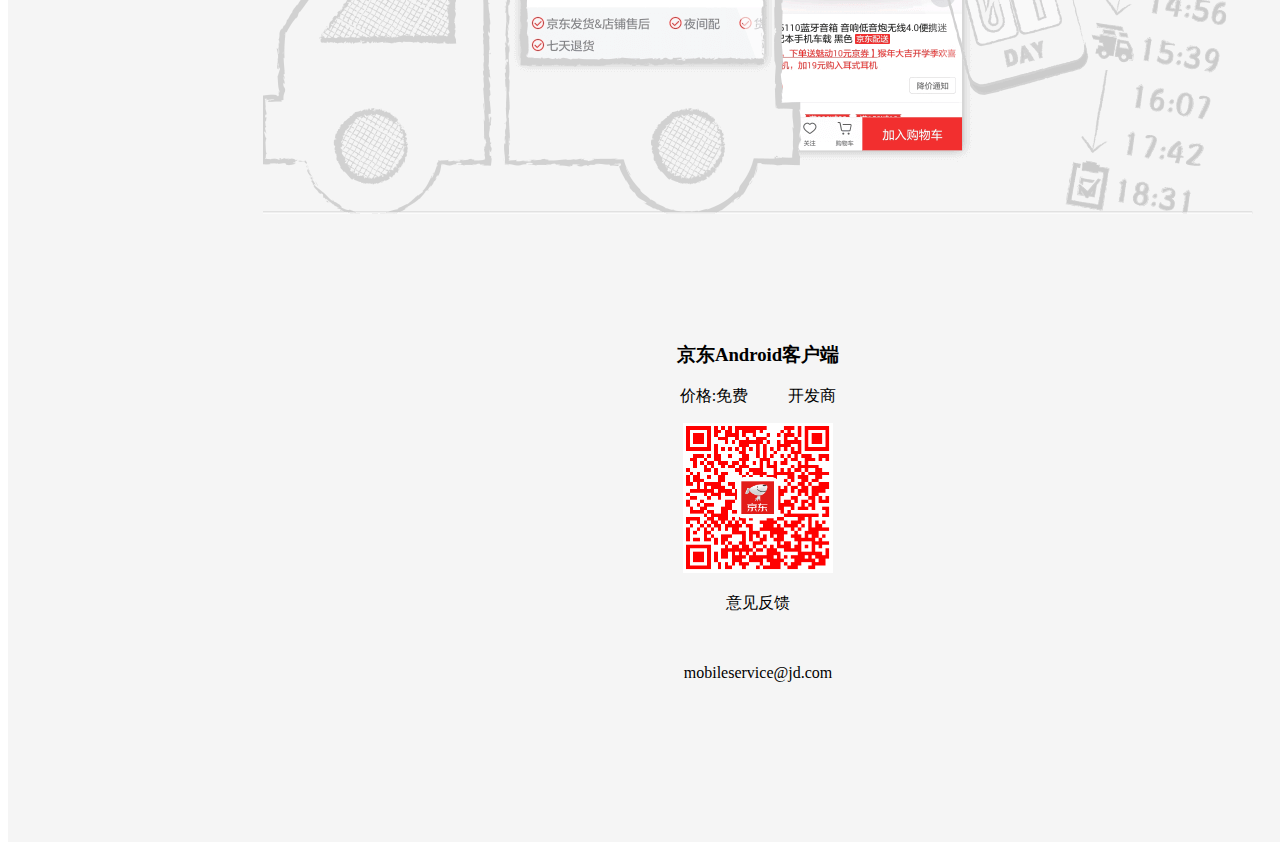
<file: kehuduan/jingdongkehuduan.html>
﻿
<!DOCTYPE html>
<html lang="en">
<head>
    <meta charset="UTF-8">
    <title>login</title>
    <script src="animate.js"></script>
    <style>
        .jingDong {
            width:1500px;
            margin: auto;
        }

        li {
            list-style: none;
        }

        a {
            text-decoration: none;
        }

        .top {
            height: 30px;
            width: 1500px;
            background-color: #F5F5F5;
            position: absolute;
            top: 0px;
        }

            .top p {
                display: block;
                position: absolute;
                left: 250px;
                top: -2px;
                font-size: 13px;
            }

            .top input {
                position: absolute;
                top: 5px;
                left: 280px;
            }

            .top a {
                color: black;
            }

        .nav3 {
            margin-left: 450px;
            margin-top: 10px;
            overflow:hidden;
        }

            .nav3 > li {
                height:0px;
                float: left;
                padding: 0 20px 20px 0px;
                font-size: 13px;
                overflow:hidden;
            }

        .logoBox {
            position: absolute;
            top: 30px;
            height: 100px;
            width: 1500px;
        }

            .logoBox img {
                position: absolute;
                top: 12px;
                left: 250px;
            }

            .logoBox p {
                display: block;
                width: 150px;
                text-align: center;
                font-size: 25px;
                font-weight: 500;
                position: absolute;
                left: 400px;
            }

                .logoBox p a {
                    color: black;
                }

                    .logoBox p a:hover {
                        color: white;
                    }

        .topBox {
            height: 40px;
            width: 1500px;
            background: #DC143C;
            color: white;
            font-weight: bolder;
            position: absolute;
            top: 120px;
        }

        .nav {
            height:40px;
            margin-left: 200px;
            margin-top:0px;
        }

            .nav li {
                height:40px;
                text-align: center;
                float: left;
                padding: 10px 15px 0px 15px;
            }

                .nav li a {
                    color: white;
                }
        .box{
            height: 485px;
            width: 990px;
            overflow:hidden;
            left:250px;
            position:relative;
            top:152px;
        }

        .downLoad {
            position: absolute;
            height: 485px;
            width: 9930px;
            left: -990px;
        }

        .downLoader {
            width:990px;
            float: left;
            overflow:hidden;
        }

        .phone {
            height: 90px;
            width: 1500px;
            position: absolute;
            top: 557px;
            background-color: rgba(0,0,0,0.1);
        }
        .nav2{
            margin-left:300px;
        }
            .nav2 img{
                opacity:0.8;
                filter:alpha(opacity=40);
            }
            .nav2 > li {
                float: left;
                font-weight: bolder;
            }
            .nav2 li img{
                padding-left:60px;
                padding-right:60px;
            }
            .nav2 li p{
                margin-top:0px;
                padding-left:30px;
            }
            .nav2 .active{
                color:red;
            }
            .app01{
                margin:auto;
                position:relative;
                top:150px;
                height:600px;
                background:#F5F5F5  url(images/android-phone-1.png) center no-repeat;
            }
            .app02{
                margin:auto;
                position:relative;
                top:150px;
                height:600px;
                background:#F5F5F5  url(images/android-phone-3.png) center no-repeat ;
            }
            .app03{
                background-color:#F5F5F5 ;
                margin:auto;
                position:relative;
                top:130px;
                height:600px;
                text-align:center;
            }
            .android{
                position:relative;
                top:100px;
            }
            .android img{
                height:150px;
            }
            .move{
                background-color:white;
                color:red;
            }
            .hide1{
                width:70px;
                height:170px;
                display:none;
                position:absolute;
                left:755px;
                top:15px;
                font-size:13px;
                z-index:2;
                background-color:white;
                border:1px solid #F5F5F5;
            }
            .hide1 li {
                margin-left:-20px;
            }
            .hide1 li a:hover{
                color:red;
            }
            .hide2{
                width:70px;
                height:70px;
                display:none;
                position:absolute;
                left:970px;
                top:30px;
                z-index:2;
                background:url(images/2d-android-phoneNew.png) center no-repeat;
                background-size:70px;
                border:1px solid #F5F5F5;
            }
            .hide3{
                width:70px;
                height:70px;
                display:none;
                position:absolute;
                left:1042px;
                top:30px;
                z-index:2;
                background:url(images/57bfe32fNbf75b97c.jpg) center no-repeat;
                background-size:70px;
                border:1px solid #F5F5F5;
            }
    </style>
</head>
<body>
    <div class="jingDong">
        <div class="top">
            <p>送至</p>
            <input type="text" name="" list="list">
            <datalist id="list">
                <option value="北京"></option>
                <option value="天津"></option>
                <option value="重庆"></option>
                <option value="上海"></option>
                <option value="河北"></option>
                <option value="山西"></option>
                <option value="河南"></option>
                <option value="辽宁"></option>
                <option value="吉林"></option>
                <option value="黑龙江"></option>
                <option value="内蒙古"></option>
                <option value="江苏"></option>
                <option value="山东"></option>
                <option value="安徽"></option>
                <option value="浙江"></option>
                <option value="福建"></option>
                <option value="湖北"></option>
                <option value="湖南"></option>
                <option value="广东"></option>
                <option value="广西"></option>
                <option value="江西"></option>
                <option value="四川"></option>
                <option value="海南"></option>
                <option value="贵州"></option>
                <option value="云南"></option>
                <option value="西藏"></option>
                <option value="陕西"></option>
                <option value="甘肃"></option>
                <option value="青海"></option>
                <option value="宁夏"></option>
                <option value="新疆"></option>
                <option value="港澳"></option>
                <option value="台湾"></option>
                <option value="钓鱼岛"></option>
                <option value="海外"></option>
            </datalist>
            <ul class="nav3" id="nav3">
                <li><a href="#">你好，请登录</a></li>
                <li><a href="#" style="color:red">免费注册</a></li>
                <li>|</li>
                <li><a href="#">我的订单</a></li>
                <li><a href="#">我的京东</a></li>
                <li><a href="#">京东会员</a></li>
                <li><a href="#">企业采购</a></li>
                <li><a href="#">手机京东</a></li>
                <li><a href="#">关注京东</a></li>
                <li><a href="#">客服服务</a></li>
                <li><a href="#">网站导航</a></li>
            </ul>
            <ul class="hide1" id="hide1">
                <li><a href="#">消息</a></li>
                <li>----------</li>
                <li><a href="#">我的问答</a></li>
                <li>----------</li>
                <li><a href="#">我的关注</a></li>
                <li>----------</li>
                <li><a href="#">我的优惠券</a></li>
                <li>----------</li>
                <li><a href="#">我的理财</a></li>
                <li>----------</li>
            </ul>
            <div class="hide2" id="hide2"></div>
            <div class="hide3" id="hide3"></div>
        </div>
        <div class="logoBox">
            <img src="images/logo-201305.png" />
            <p><a href="#">掌上京东</a></p>
        </div>
        <div class="topBox">
            <ul class="nav">
                <li><a href="#">首页</a></li>
                <li style="background: 	#AA0000 "><a href="#">京东客户端</a></li>
                <li><a href="#">京东金融</a></li>
                <li><a href="#">京东钱包</a></li>
                <li><a href="#">京东到家</a></li>
                <li><a href="#">京东读书</a></li>
                <li><a href="#">京东微联</a></li>
            </ul>
        </div>
        <div class="box" id="box">
            <div class="downLoad" id="downLoad">
                <div class="downLoader"><a href=""><img src="images/app8.jpg" /></a></div>
                <div class="downLoader"><a href=""><img src="images/app2 (1).jpg" /></a></div>
                <div class="downLoader"><a href=""><img src="images/app3.jpg" /></a></div>
                <div class="downLoader"><a href=""><img src="images/app9.jpg" /></a></div>
                <div class="downLoader"><a href=""><img src="images/app11.jpg" /></a></div>
                <div class="downLoader"><a href=""><img src="images/app8.jpg" /></a></div>
                <div class="downLoader"><a href=""><img src="images/app2 (1).jpg" /></a></div>
            </div>
        </div>
        <div class="phone">
            <ul class="nav2" id="nav2">
                <li class="active"><img src="images/th (1).jpg" style="height:40px;" /><p>Androidphone</p></li>
                <li><img src="images/th.jpg" style="height:40px;" /><p style=" padding-left:55px;">iPhone</p></li>
                <li><img src="images/th.jpg" style="height:40px;" /><p style=" padding-left:55px;">iPhad</p></li>
                <li><img src="images/th (1).jpg" style="height:40px;" /><p>Android pad</p></li>
                <li><img src="images/th (2).jpg" style="height:40px;" /><p>Windows Phone</p></li>
            </ul>
        </div>
        <div class="app01"></div>
        <div class="app02"></div>
        <div class="app03">
            <div class="android">
                <h3>京东Android客户端</h3>
                <p>价格:免费 &emsp; &emsp;开发商</p>
                <img src="images/2d-android-phoneNew.png"/>
                <p>意见反馈</p>
                </br>
                <p>mobileservice@jd.com</p>
            </div>
        </div>
    </div>
</body>
<script>
	var box = document.getElementById('box');
	var oNavlist = document.getElementById('nav2').children;
	var downLoad = document.getElementById('downLoad');
    var index = 1;
    var idx = 0;
    var timer;

    var isMoving = false;


    function next() {
        if (!isMoving) {
            isMoving = true;
            index++;
            navChange();
            animate(downLoad, { left: -990 * index }, function () {
                if (index === 6) {
                    downLoad.style.left = "-990px";
                    index = 1;
                }
                isMoving = false;
            });
        }
    }
    function prev() {
        if (!isMoving) {
            isMoving = true;
            index--;
            navChange();
            animate(downLoad, { left: -990 * index }, function () {
                if (index === 0) {
                    downLoad.style.left = "-4950px";
                    index = 5;
                }
                isMoving = false;
            });
        }
    }

    timer = setInterval(next, 2000);

    box.onmouseover = function () {
        clearInterval(timer);
    }

    box.onmouseout = function () {
        timer = setInterval(next, 2000);
    }

    for (var j = 0; j < oNavlist.length; ++j) {
        oNavlist[j].idx = j;
        oNavlist[j].onclick = function () {
            index = this.idx + 1;
            navChange();
            animate(downLoad, {left:-990*index})
        }
    }

    function navChange() {
        for (var i = 0; i < oNavlist.length; ++i) {
            oNavlist[i].className = '';
        }
        if (index === 6) {
            oNavlist[0].className = 'active';
        }
        else if(index === 0){
            oNavlist[4].className = "active";
        }else {
            oNavlist[index - 1].className = "active";
        }

    }

    var nav3 = document.getElementById('nav3').children;
    var hide1 = document.getElementById('hide1');
    var hide2 = document.getElementById('hide2');
    var hide3 = document.getElementById('hide3');
    for (var i = 0; i < oNavlist.length; ++i) {
            oNavlist[i].className = '';
    }
    nav3[4].onmouseover = function () {
        nav3[4].className = "move";
        hide1.style.display = "block";
    }
    nav3[4].onmouseout = function () {
        nav3[4].className = "";
        hide1.style.display = "none";
    }
    nav3[8].onmouseover = function () {
        nav3[8].className = "move";
        hide3.style.display = "block";
    }
    nav3[8].onmouseout = function () {
        nav3[8].className = "";
        hide3.style.display = "none";
    }
    nav3[7].onmouseover = function () {
        nav3[7].className = 'move';
        hide2.style.display = "block";
    }
    nav3[7].onmouseout = function () {
        nav3[7].className = "";
        hide2.style.display = "none";
    }
    hide1.onmouseover = function () {
        nav3[4].className = "move";
        hide1.style.display = "block";
    }
    hide1.onmouseout = function () {
        nav3[4].className = "";
        hide1.style.display = "none";
    }
    hide2.onmouseover = function () {
        nav3[7].className = "move";
        hide2.style.display = "block";
    }
    hide2.onmouseout = function () {
        nav3[7].className = "";
        hide2.style.display = "none";
    }
    hide3.onmouseover = function () {
        nav3[8].className = "move";
        hide3.style.display = "block";
    }
    hide3.onmouseout = function () {
        nav3[8].className = "";
        hide3.style.display = "none";
    }

</script>


</html>
</file>
<file: music/style.css>
*{
	margin: 0px;
	padding: 0px;
}
#top{
	height: 20px;
	background: #2e2e2e;
}
#tip{
	width: 1200px;
	margin: 0 auto;	
}
#tip span{
	margin-left: 550px;
}
a{
	text-decoration: none;
	color: white;
	font-size: 16px;
	margin-left: 20px;
	margin-right: 20px;
}

#top2{
	width: 1000px;
	margin: 0 auto;
	height: 150px;
	/* display: inline; */
}
#top2 img{
	margin-top: 10px;
	/* margin-top: 20px; */
	height: 150px;
	width: 150px;
}
#top2 input{
	width: 400px;
	height: 30px;
	margin-left: -604px;
	margin-top: 60px;
	float: right;
}
#top2 button{
	width: 52px;
	height: 33px;
	margin-top: 60px;
	float: right;
	background: #454545;
	color: white;
}
#select{
	height: 25px;
	background: #454545;
}
#select a{
	color: white;
	
}
#select span{
	width: 1200px;
	margin: 0 auto;
	font-weight:bold;
	margin-left: 600px;
}
#to{
	background: #f2f2f2;
}
/**
 * 下面为轮播图的样式
 */
ul, li{
	list-style: none;
}
li{
	text-align: center;
}
.box{
	width: 1200px;
	height: 500px;
	margin: 0px auto;
	position: relative;
	overflow: hidden;
}
#outline{
	background: #f2f2f2;
}
.slider{
	width: 8400px;
	position: absolute;
	left: -1200px;
	align: center;
}
.slide{
	width: 1200px;
	overflow: hidden;
	float: left;
	background:url() center center;
}
.box>span{
	display: block;
	width: 30px;
	height: 50px;
	text-align: center;
	cursor: pointer;
	color: ;
	top: 175px;
	line-height: 50px;
	background: rgb(255, 0, 0);
	font-size: 30px;
	position: absolute;
	opacity: 0;
}

.nav{
	position: absolute;
	left: 500px;
	bottom: 20px;
}
.nav>li{
	float: left;
	width: 20px;
	height: 20px;
	background: #ccc;
	cursor: pointer;
	margin: 0 10px;
	border-radius: 50%;
	font-size: 15px;
}
.nav .active{
	background: red;
	color: white;
}
#bot{
	width: 100%;
	background: black;
}
#bottom2{
	width: 1200px;
	margin: 0 auto;
	color: white;
	text-align: center;
}
/*
无序列表的样式
 */
.bottom{
	height: 200px;
	background:#2e2e2e  ;
}
.bottom a{
	text-decoration: none;
	color: white;
	font-size: 15px;
}
.bottom ul{
	margin-left: 138px;
	float: left;
}
.bottom ul:first-child{
	margin-left: 12px;
	float: left;
}
.bottom li{
	list-style-type: none;
	height: 25px;
}
.bottom ul li:first-child{
	font-size: 18px;
	color: white;
	padding-top: 20px;
}
.bottom div{
	width: 1200px;
	margin: 0 auto;
	padding-bottom: 140px;
	border-bottom: solid #454545 1px;
}
#sl div{
	background: #CCC;
	height: 17px;
	width: 250px;
	top: 24px;
	right: 0px;
	position:absolute;
}
#sl{
	background: #ccc;
}
#out{
	background: #f2f2f2;
}
#banner{
	margin: 0 auto;
	width:1200px;
	height:607px;
	background:url(images/img7.png) center center;
}
#thing{
	background:#f2f2f2;
	height: 25px;
	width: 100%;
}
#first{
	width:100%;
	height:720px;
	background:url(images/img8.png) center center;
}
#second{
	width:100%;
	height:720px;
	background:url(images/img9.png) center center;
}
#third{
	width:100%;
	height:720px;
	background:url(images/img10.png) center center;
}
#thing2{
	background: #f2f2f2;
	height: 20px;
}
</file>
<file: jindongzhuye/import.css>
/*
* @Author: 11
* @Date:   2019-12-20 17:16:38
* @Last Modified by:   11
* @Last Modified time: 2019-12-27 13:07:58
*/
*{
	padding: 0;
	margin: 0;
}
ul,li{
	list-style: none;
}
.topSelect{
	height: 30px;
	background-color: WhiteSmoke;
	text-align: center;
	line-height: 30px;
	padding-left: 435px;
}
.topSelect ul li{
	float: left;
	margin-left: 30px;
	width: 84px;
	border-radius: 5px;
	color: gray;
}
.topSelect ul li:hover{
	color: red;
}
.guanZhu{
	position: absolute;
	z-index: 1;
	height: 110px;
	top: 30px;
	right: 630px;
	border-top: none; 
	display: none;
}
.service{
	width: 190px;
	position: absolute;
	z-index: 1;
	padding-left: 5px;
	top: 30px;
	right: 400px;
	border: 1px solid LightGray;
	border-top: none;
	background-color: white;
	display: none;
}
.service ul li{
	float: left;
	width: 84px;
	color: gray;
	text-align: left;
	margin-right: 10px;
	margin-top: 10px;
	margin-bottom: 10px;
	font-size: 12px;
}
.service ul li:hover{
	color:red;
}
.daoHang{
	width: 190px;
	position: absolute;
	z-index: 1;
	padding-left: 5px;
	top: 30px;
	right: 286px;
	border: 1px solid LightGray;
	border-top: none;
	background-color: white;
	display: none;
}
.daoHang ul li{
	float: left;
	width: 84px;
	color: gray;
	text-align: left;
	margin-right: 10px;
	margin-top: 10px;
	margin-bottom: 10px;
	font-size: 12px;
}
.daoHang ul li:hover{
	color:red;
}
.shousuo{
	height: 87px;
	line-height: 87px;	
	border-bottom: 1px solid LightGray;
}
.shousuokuang{
	float: right;
	margin-top: 30px;
	margin-right: 350px;
}

/* 跳转点 */
.xiaduan{
	margin: 60px auto;
	padding-left: 200px;
}
.xiaduan>div{
	float: left;
	position: absolute;
	text-align: center;
}
.xiaduan div img{
	cursor: pointer;
}
.xiaduan div .a{
	text-align: center;
	font-weight: bold;
	cursor: pointer;
}
.xiaduan div .b{
	width: 160px;
	font-size: 13px;
	color: LightGray;
	text-align: center;
}
/* 标语 */
.biaoyu{
	margin-top: 330px;
	height: 100px;
	background-color:#F0F0F0; 
	line-height: 100px;
	padding-left: 190px;
}
.biaoyu ul li{
	float: left;
	margin-right: 50px;
}
.biaoyu ul li .a{
	font-weight: bolder;
	font-size: 40px;
	color: red;
}
.biaoyu ul li .b{
	font-size: 24px;
	font-weight: bold;
	opacity: 0.8;
}
/* 末端 */
.moduan{
	height: 30px;
	padding-left: 0px;
	position: absolute;
	margin-left: 450px;
	margin-top: 10px;
	border-top: 1px solid LightGray;
}
.moduan ul li{
	float: left;
	margin-right: 6px;
	font-size: 14px;
	color:#7B7B7B;
}
.moduan ul li:hover{
	color: red;
}

/* 小彩蛋 */
.xiaocaidan{
	background-color: red;
	border: 1px solid LightGray;
	height: 40px;
	width: 140px;
	position: fixed;
	right: -81px;
	bottom: 40px;
}
.xiaocaidan .but{
	height: 40px;
	width: 60px;
	background-color:red;
	color: white;
	border: none; 
	font-size: 16px;
	font-weight: bold;
	float: left ;
	border-right:1px solid white;
}
.xiaocaidan .yin{
	width: 80px;
	height: 40px;
	line-height: 40px;
	font-size: 14px;
	color: white;
	float: left;
	text-align: center;
	display: inline-block;
}
</file>
<file: jindongzhuye/css.css>
/*
* @Author: 11
* @Date:   2019-12-09 16:53:09
* @Last Modified by:   11
* @Last Modified time: 2019-12-25 18:41:53
*/
*{
	margin:0;
	padding:0;
}
ul,li{
	list-style: none;
}
.box{
	width: 1200px;
	height: 490px;
	margin: 30px auto;
	position: relative;
	border-radius: 20px;
	overflow: hidden;
}
.slider{
	width: 8400px;
	position: absolute;
	left: -1200px;	
}
.slide{
	width: 1200px;
	overflow: hidden;
	float: left;
}
.slide img{
	width: 1200px;
}
.box>span{
	display: block;
	width: 30px;
	height: 50px;
	text-align: center;
	cursor: pointer;
	color: white;
	top: 200px;
	line-height: 50px;
	background: rgb(255, 0, 0);
	font-size: 30px;
	position: absolute;
	opacity: 0;
}
#left{
	left: 30px;
}
#right{
	right: 30px;
}
.nav{
	position: absolute;
	left: 580px;
	bottom:22px;
}
.nav>li{
	float: left;
	width: 16px;
	height: 16px;
	background-color:white;
	cursor: pointer;
	margin: 0 10px;
	border-radius: 50%;
}
.active{
	opacity: 0.5;
}
</file>
